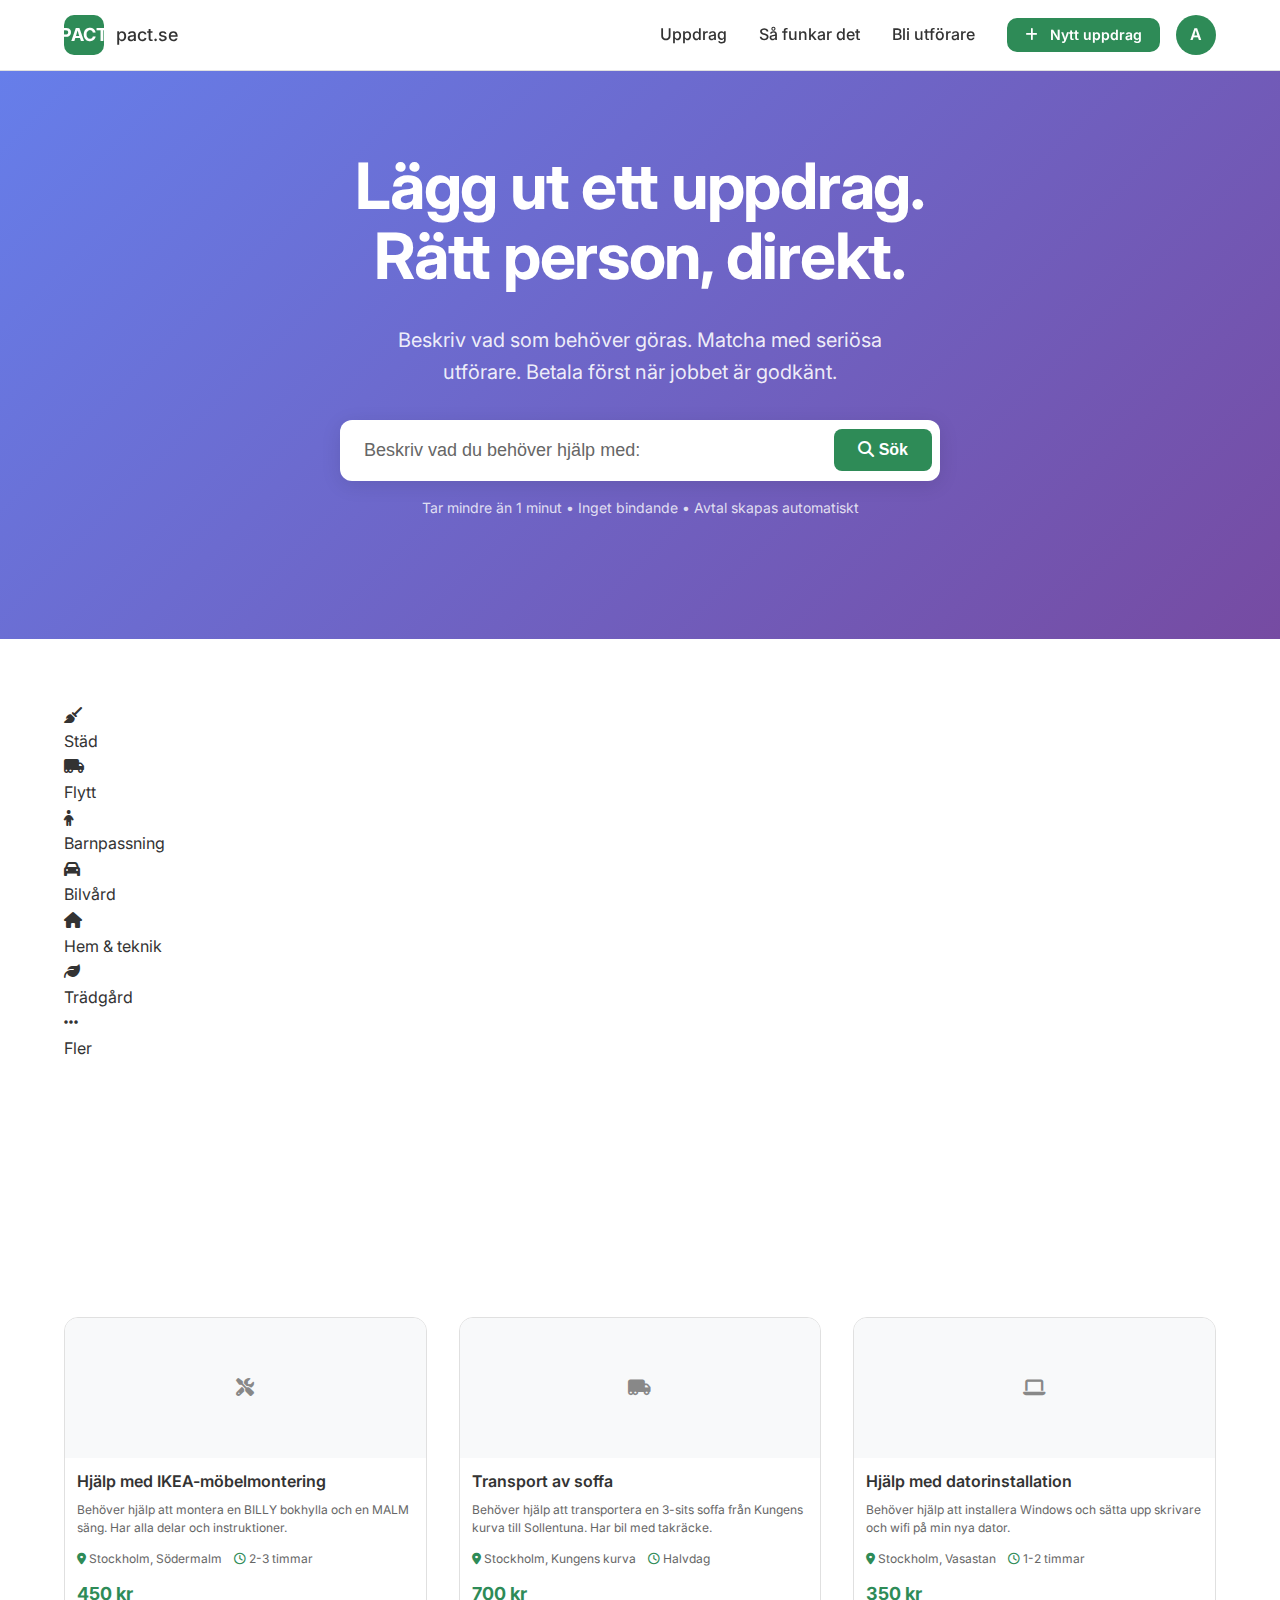
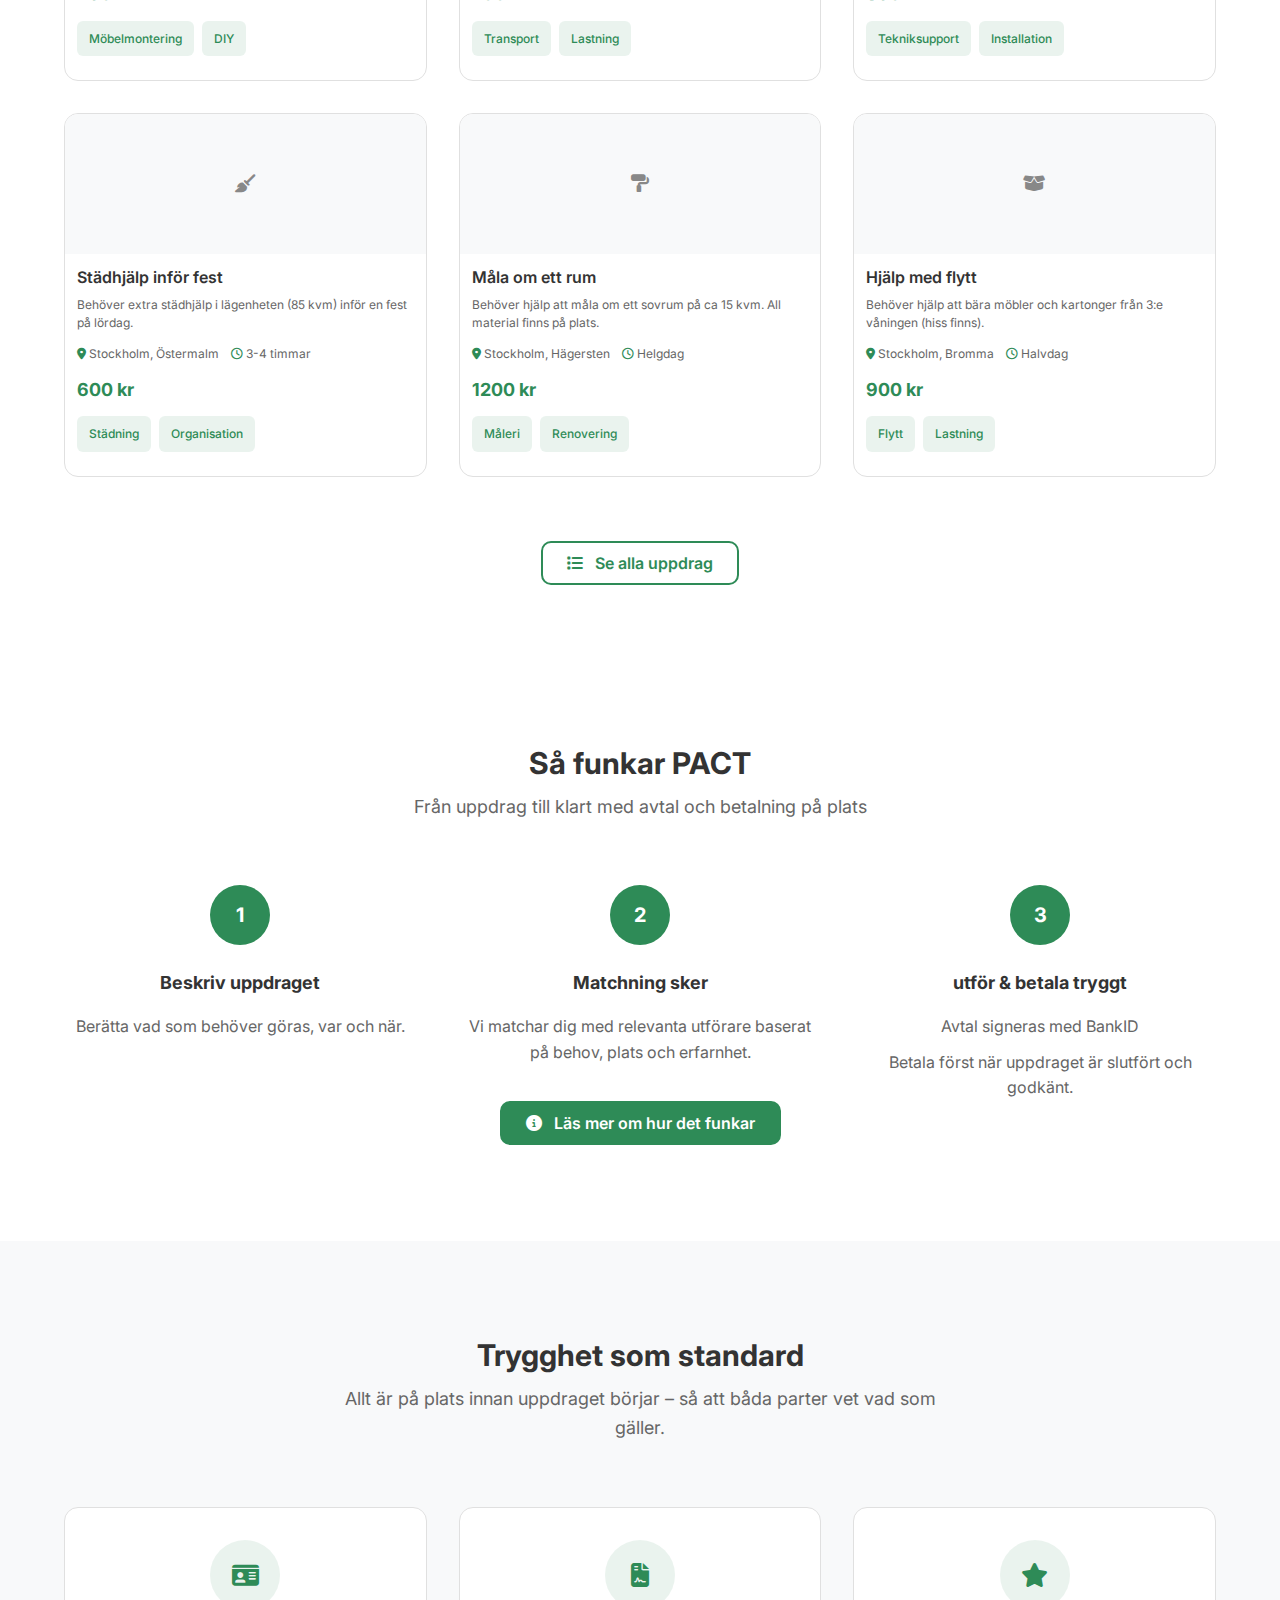
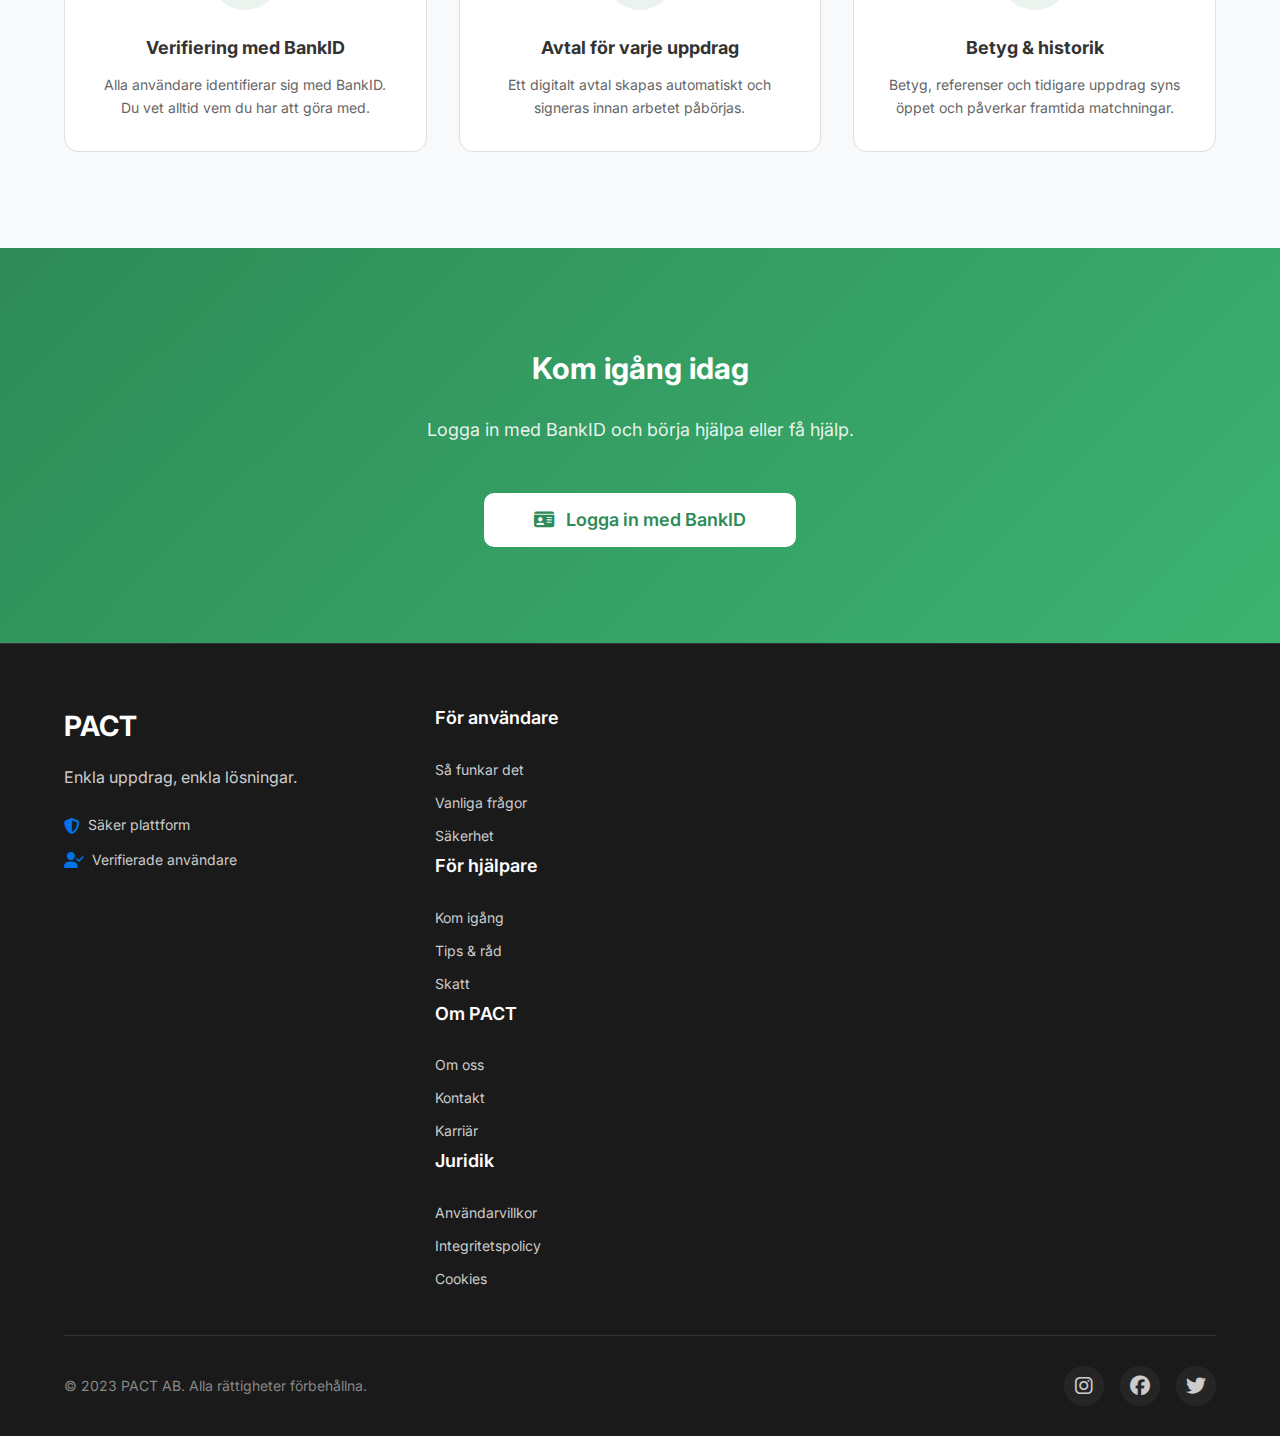
<file: index.html>
<!DOCTYPE html>
<html lang="sv">

<head>
    <meta charset="UTF-8">
    <meta name="viewport" content="width=device-width, initial-scale=1.0">
    <title>PACT | Enkla uppdrag i ditt närområde</title>

    <!-- CSS Files -->
    <link rel="stylesheet" href="styles/main.css">

    <!-- Fonts & Icons -->
    <link rel="preconnect" href="https://fonts.googleapis.com">
    <link rel="preconnect" href="https://fonts.gstatic.com" crossorigin>
    <link href="https://fonts.googleapis.com/css2?family=Inter:wght@300;400;500;600;700&display=swap" rel="stylesheet">
    <link rel="stylesheet" href="https://cdnjs.cloudflare.com/ajax/libs/font-awesome/6.4.0/css/all.min.css">

    <!-- Favicon -->
    <link rel="icon" type="image/svg+xml"
        href="data:image/svg+xml,<svg xmlns=%22http://www.w3.org/2000/svg%22 viewBox=%220 0 100 100%22><text y=%22.9em%22 font-size=%2290%22>🤝</text></svg>">
</head>

<body>
    <!-- Header -->
    <header class="header">
        <div class="container">
            <nav class="navbar">
                <!-- Navbar content will be dynamically generated -->
            </nav>
        </div>
    </header>

    <!-- Main Content -->
    <main class="main">
        <!-- Hero Section -->
        <section class="hero">
            <div class="container">
                <div class="hero-content">
                    <h1 class="hero-title">
                        Lägg ut ett uppdrag. <br>
                        Rätt person, direkt.
                    </h1>

                    <p class="hero-subtitle">
                        Beskriv vad som behöver göras.
                        Matcha med seriösa utförare.
                        Betala först när jobbet är godkänt.
                    </p>

                    <div class="hero-search">
                        <div class="search-container">
                            <input type="text" placeholder="Beskriv vad du behöver hjälp med:" class="search-input"
                                id="heroSearch">
                            <button class="search-button" id="searchBtn">
                                <i class="fas fa-search"></i> Sök
                            </button>
                        </div>
                        <p class="search-hint">
                            Tar mindre än 1 minut • Inget bindande • Avtal skapas automatiskt
                        </p>
                    </div>
                </div>
            </div>
        </section>


        <!-- Service Filters -->
        <section class="service-filters">
            <div class="container">
                <div class="filters-list" id="filtersList">
                    <!-- Filters loaded by JavaScript -->
                </div>
            </div>
        </section>

        <!-- Subcategories -->
        <section class="subcategories-section">
            <div class="container">
                <div class="subcategories-list" id="subcategoriesList">
                    <!-- Subcategories loaded by JavaScript -->
                </div>
            </div>
        </section>

        <!-- Job Listings -->
        <section class="job-listings" id="jobs">
            <div class="container">
                <div class="job-grid" id="jobGrid">
                    <!-- Jobs loaded by JavaScript -->
                </div>

                <div class="listings-footer">
                    <a href="tjanster.html" class="btn btn-outline">
                        <i class="fas fa-list"></i> Se alla uppdrag
                    </a>
                </div>
            </div>
        </section>


        <!-- Så funkar det -->
        <section class="how-it-works" id="how-it-works">
            <div class="container">
                <div class="section-header">
                    <h2 class="section-title">Så funkar PACT</h2>
                    <p class="section-subtitle">Från uppdrag till klart med avtal och betalning på plats</p>
                </div>

                <div class="steps">
                    <div class="step">
                        <div class="step-number">1</div>
                        <div class="step-content">
                            <h3>Beskriv uppdraget</h3>
                            <p>Berätta vad som behöver göras, var och när.</p>
                        </div>
                    </div>

                    <div class="step">
                        <div class="step-number">2</div>
                        <div class="step-content">
                            <h3>Matchning sker</h3>
                            <p>Vi matchar dig med relevanta utförare baserat på behov, plats och erfarnhet.</p>
                        </div>
                    </div>

                    <div class="step">
                        <div class="step-number">3</div>
                        <div class="step-content">
                            <h3>utför & betala tryggt</h3>
                            <p style="margin-bottom: 10px;">Avtal signeras med BankID</p>
                            <p>Betala först när uppdraget är slutfört och godkänt.</p>
                        </div>
                    </div>
                </div>

                <div style="text-align: center;">
                    <a href="sa-funkar-det.html" class="btn btn-primary btn-medium how-it-works-btn" id="howItWorksBtn">
                        <i class="fas fa-info-circle"></i> Läs mer om hur det funkar
                    </a>
                </div>
            </div>
        </section>

        <!-- Trygghet & kvalitet -->
        <section class="security-quality">
            <div class="container">
                <div class="section-header">
                    <h2 class="section-title">Trygghet som standard</h2>
                    <p class="section-subtitle">
                        Allt är på plats innan uppdraget börjar – så att båda parter vet vad som gäller.
                    </p>
                </div>

                <div class="quality-grid">
                    <div class="quality-card">
                        <div class="quality-icon">
                            <i class="fas fa-id-card"></i>
                        </div>
                        <h4>Verifiering med BankID</h4>
                        <p>
                            Alla användare identifierar sig med BankID.
                            Du vet alltid vem du har att göra med.
                        </p>
                    </div>

                    <div class="quality-card">
                        <div class="quality-icon">
                            <i class="fas fa-file-contract"></i>
                        </div>
                        <h4>Avtal för varje uppdrag</h4>
                        <p>
                            Ett digitalt avtal skapas automatiskt och signeras
                            innan arbetet påbörjas.
                        </p>
                    </div>

                    <div class="quality-card">
                        <div class="quality-icon">
                            <i class="fas fa-star"></i>
                        </div>
                        <h4>Betyg & historik</h4>
                        <p>
                            Betyg, referenser och tidigare uppdrag syns öppet
                            och påverkar framtida matchningar.
                        </p>
                    </div>
                </div>
            </div>
        </section>


        <!-- CTA: Logga in med BankID -->
        <section class="cta-bankid">
            <div class="container">
                <div class="cta-content">
                    <h2>Kom igång idag</h2>
                    <p>Logga in med BankID och börja hjälpa eller få hjälp.</p>
                    <button class="btn btn-primary btn-large" id="bankIdLoginBtn">
                        <i class="fas fa-id-card"></i> Logga in med BankID
                    </button>
                </div>
            </div>
        </section>
    </main>

    <!-- Footer -->
    <footer class="footer">
        <!-- Footer content will be dynamically generated -->
    </footer>

    <!-- Video Call Modal -->
    <div class="modal video-modal" id="videoModal">
        <div class="modal-content">
            <div class="modal-header">
                <h3>Videosamtal</h3>
                <button class="modal-close" id="closeVideoModal">
                    <i class="fas fa-times"></i>
                </button>
            </div>
            <div class="modal-body">
                <div class="video-container">
                    <div class="video-local">
                        <div class="video-placeholder">
                            <i class="fas fa-user"></i>
                        </div>
                        <div class="video-label">Du</div>
                    </div>
                    <div class="video-remote">
                        <div class="video-placeholder">
                            <i class="fas fa-user"></i>
                        </div>
                        <div class="video-label">Uppdragsgivare</div>
                    </div>
                </div>
                <div class="video-controls">
                    <button class="control-btn" id="toggleMic">
                        <i class="fas fa-microphone"></i>
                    </button>
                    <button class="control-btn" id="toggleVideo">
                        <i class="fas fa-video"></i>
                    </button>
                    <button class="control-btn end-call" id="endCall">
                        <i class="fas fa-phone-slash"></i>
                    </button>
                </div>
            </div>
        </div>
    </div>

    <!-- Job Detail Modal -->
    <div class="modal job-modal" id="jobModal">
        <div class="modal-content">
            <!-- Job details loaded by JavaScript -->
        </div>
    </div>

    <!-- Toast Notification -->
    <div class="toast" id="toast"></div>

    <!-- JavaScript Files -->
    <script type="module" src="scripts/app.js"></script>
</body>

</html>
</file>
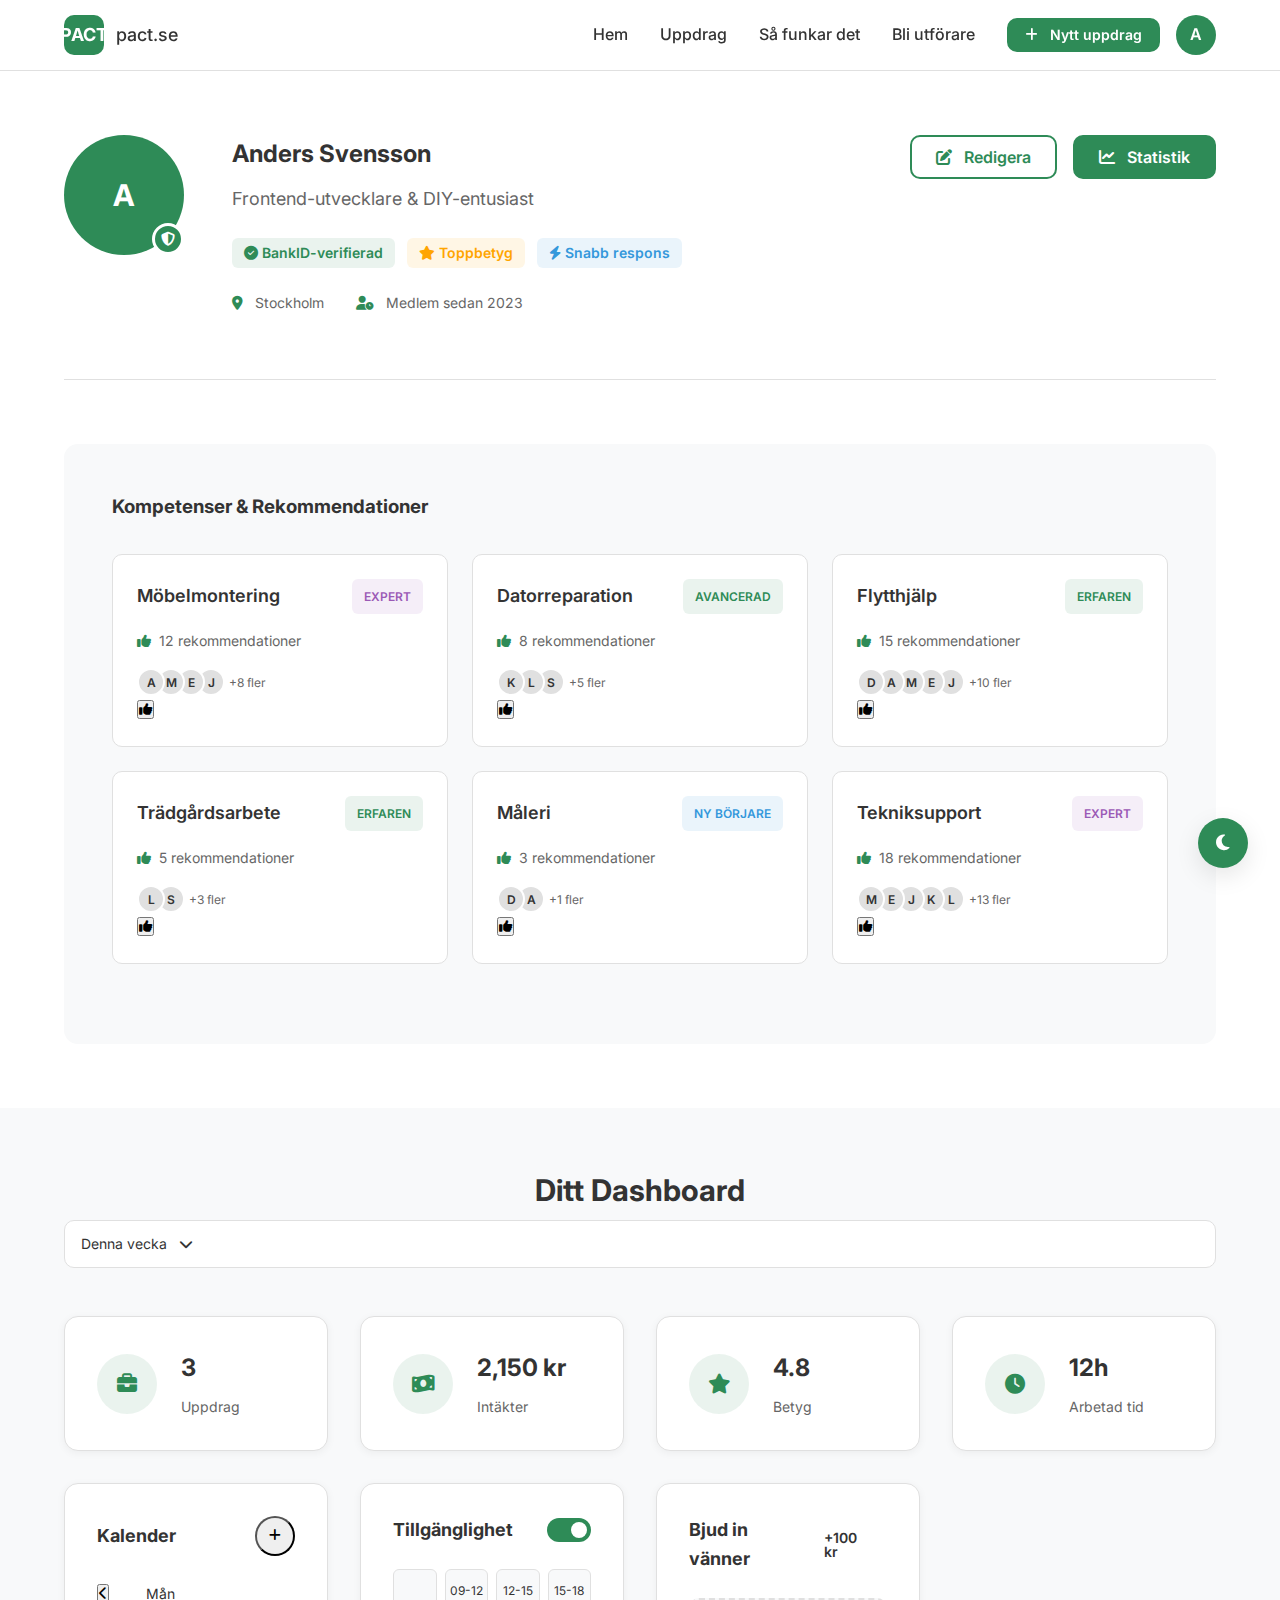
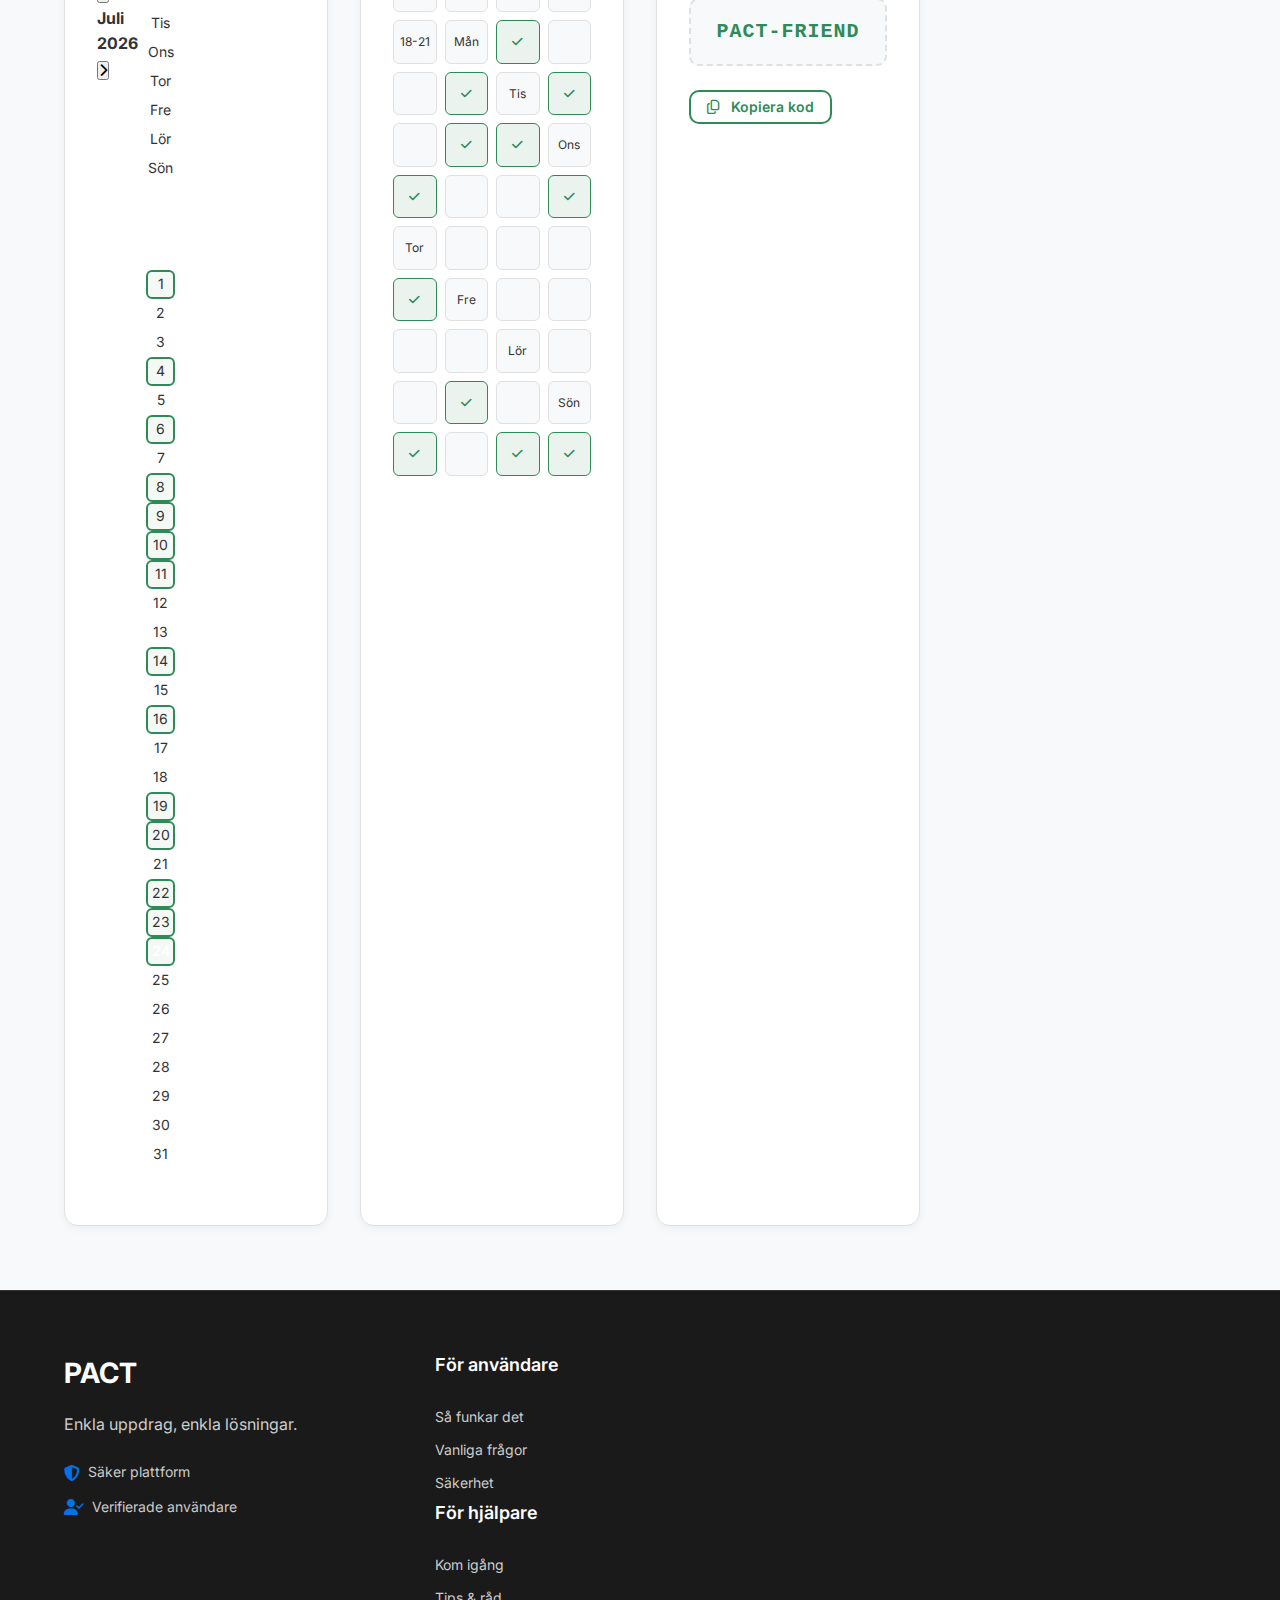
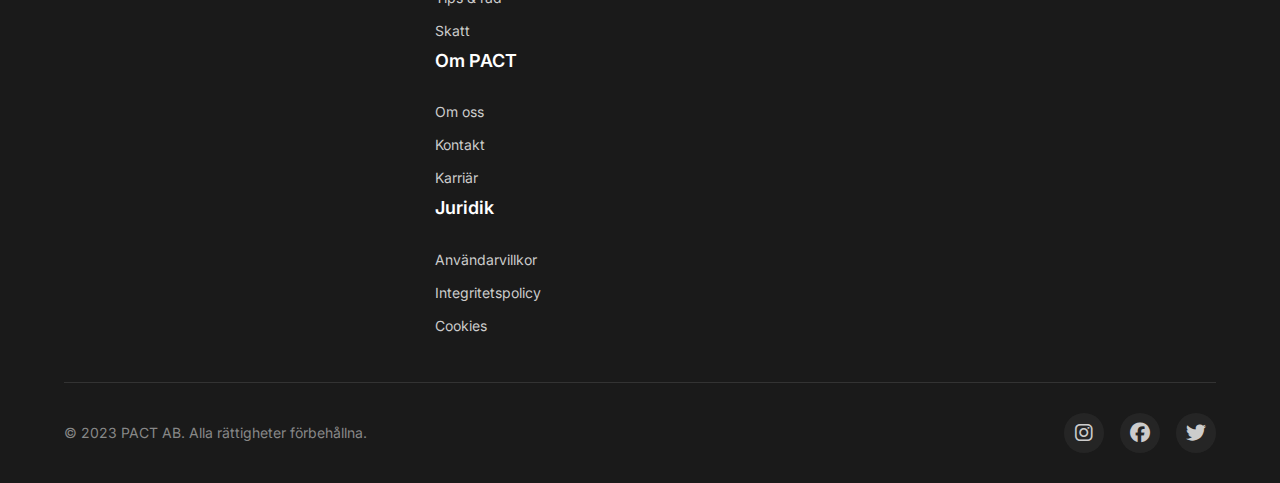
<file: profil.html>
<!DOCTYPE html>
<html lang="sv">
<head>
    <meta charset="UTF-8">
    <meta name="viewport" content="width=device-width, initial-scale=1.0">
    <title>PACT | Profil</title>

    <!-- CSS Files -->
    <link rel="stylesheet" href="styles/main.css">

    <!-- Fonts & Icons -->
    <link rel="preconnect" href="https://fonts.googleapis.com">
    <link rel="preconnect" href="https://fonts.gstatic.com" crossorigin>
    <link href="https://fonts.googleapis.com/css2?family=Inter:wght@300;400;500;600;700&display=swap" rel="stylesheet">
    <link rel="stylesheet" href="https://cdnjs.cloudflare.com/ajax/libs/font-awesome/6.4.0/css/all.min.css">

    <!-- Favicon -->
    <link rel="icon" type="image/svg+xml" href="data:image/svg+xml,<svg xmlns=%22http://www.w3.org/2000/svg%22 viewBox=%220 0 100 100%22><text y=%22.9em%22 font-size=%2290%22>🤝</text></svg>">
</head>
<body>
    <!-- Theme Toggle -->
    <button class="theme-toggle" id="themeToggle" aria-label="Toggle theme">
        <i class="fas fa-moon"></i>
    </button>

    <!-- Header -->
    <header class="header">
        <div class="container">
            <nav class="navbar">
                <!-- Navbar content will be dynamically generated -->
            </nav>
        </div>
    </header>

    <!-- Main Content -->
    <main class="main">
        <!-- Profile Section -->
        <section class="profile" id="profile">
            <div class="container">
                <div class="profile-header">
                    <div class="profile-info">
                        <div class="profile-avatar-large">
                            <span>A</span>
                            <div class="verified-badge">
                                <i class="fas fa-shield-alt"></i>
                            </div>
                        </div>
                        <div class="profile-details">
                            <h2>Anders Svensson</h2>
                            <p class="profile-title">Frontend-utvecklare & DIY-entusiast</p>

                            <div class="profile-badges">
                                <span class="badge badge-success">
                                    <i class="fas fa-check-circle"></i> BankID-verifierad
                                </span>
                                <span class="badge badge-warning">
                                    <i class="fas fa-star"></i> Toppbetyg
                                </span>
                                <span class="badge badge-info">
                                    <i class="fas fa-bolt"></i> Snabb respons
                                </span>
                            </div>

                            <div class="profile-meta">
                                <div class="meta-item">
                                    <i class="fas fa-map-marker-alt"></i>
                                    <span>Stockholm</span>
                                </div>
                                <div class="meta-item">
                                    <i class="fas fa-user-clock"></i>
                                    <span>Medlem sedan 2023</span>
                                </div>
                            </div>
                        </div>
                    </div>

                    <div class="profile-actions">
                        <button class="btn btn-outline" id="editProfileBtn">
                            <i class="fas fa-edit"></i> Redigera
                        </button>
                        <button class="btn btn-primary" id="viewStatsBtn">
                            <i class="fas fa-chart-line"></i> Statistik
                        </button>
                    </div>
                </div>

                <!-- Skills Section -->
                <div class="skills-section">
                    <h3>Kompetenser & Rekommendationer</h3>
                    <div class="skills-grid" id="skillsGrid">
                        <!-- Skills loaded by JavaScript -->
                    </div>
                </div>
            </div>
        </section>

        <!-- Dashboard -->
        <section class="dashboard" id="dashboard">
            <div class="container">
                <div class="section-header">
                    <h2 class="section-title">Ditt Dashboard</h2>
                    <div class="dashboard-period">
                        <span>Denna vecka</span>
                        <i class="fas fa-chevron-down"></i>
                    </div>
                </div>

                <div class="dashboard-grid">
                    <!-- Stats Cards -->
                    <div class="stat-card">
                        <div class="stat-icon">
                            <i class="fas fa-briefcase"></i>
                        </div>
                        <div class="stat-content">
                            <div class="stat-value" id="jobsCompleted">3</div>
                            <div class="stat-label">Uppdrag</div>
                        </div>
                    </div>

                    <div class="stat-card">
                        <div class="stat-icon">
                            <i class="fas fa-money-bill-wave"></i>
                        </div>
                        <div class="stat-content">
                            <div class="stat-value" id="totalEarnings">2,150 kr</div>
                            <div class="stat-label">Intäkter</div>
                        </div>
                    </div>

                    <div class="stat-card">
                        <div class="stat-icon">
                            <i class="fas fa-star"></i>
                        </div>
                        <div class="stat-content">
                            <div class="stat-value" id="averageRating">4.8</div>
                            <div class="stat-label">Betyg</div>
                        </div>
                    </div>

                    <div class="stat-card">
                        <div class="stat-icon">
                            <i class="fas fa-clock"></i>
                        </div>
                        <div class="stat-content">
                            <div class="stat-value" id="hoursWorked">12h</div>
                            <div class="stat-label">Arbetad tid</div>
                        </div>
                    </div>

                    <!-- Calendar Widget -->
                    <div class="dashboard-widget calendar-widget">
                        <div class="widget-header">
                            <h3>Kalender</h3>
                            <button class="btn-icon" id="addToCalendar">
                                <i class="fas fa-plus"></i>
                            </button>
                        </div>
                        <div class="mini-calendar" id="miniCalendar">
                            <!-- Calendar loaded by JavaScript -->
                        </div>
                    </div>

                    <!-- Availability Widget -->
                    <div class="dashboard-widget availability-widget">
                        <div class="widget-header">
                            <h3>Tillgänglighet</h3>
                            <label class="switch">
                                <input type="checkbox" id="availabilityToggle" checked>
                                <span class="slider"></span>
                            </label>
                        </div>
                        <div class="availability-slots" id="availabilitySlots">
                            <!-- Availability slots loaded by JavaScript -->
                        </div>
                    </div>

                    <!-- Referral Widget -->
                    <div class="dashboard-widget referral-widget">
                        <div class="widget-header">
                            <h3>Bjud in vänner</h3>
                            <span class="badge">+100 kr</span>
                        </div>
                        <div class="referral-code" id="referralCode">
                            PACT-FRIEND
                        </div>
                        <button class="btn btn-outline btn-small" id="copyReferralCode">
                            <i class="far fa-copy"></i> Kopiera kod
                        </button>
                    </div>
                </div>
            </div>
        </section>
    </main>

    <!-- Footer -->
    <footer class="footer">
        <!-- Footer content will be dynamically generated -->
    </footer>

    <!-- Toast Notification -->
    <div class="toast" id="toast"></div>

    <!-- JavaScript Files -->
    <script type="module" src="scripts/app.js"></script>
</body>
</html>
</file>
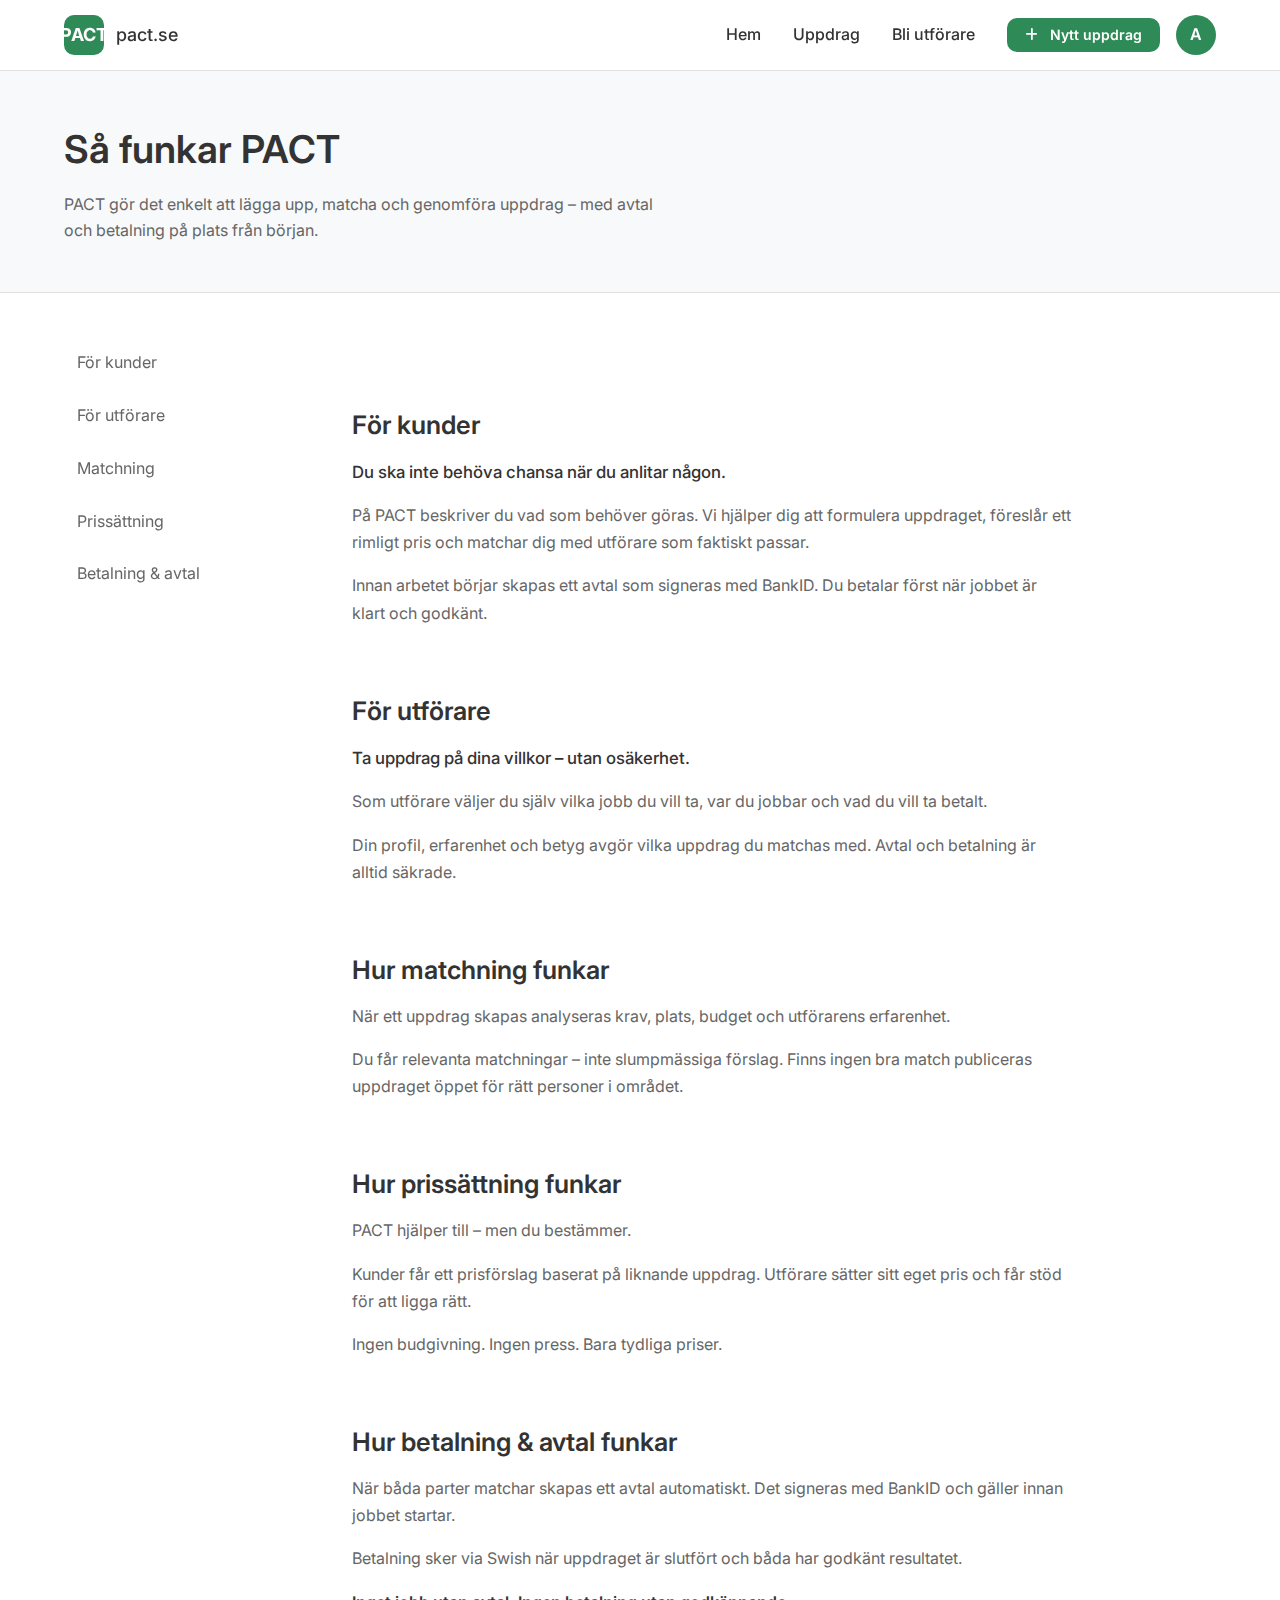
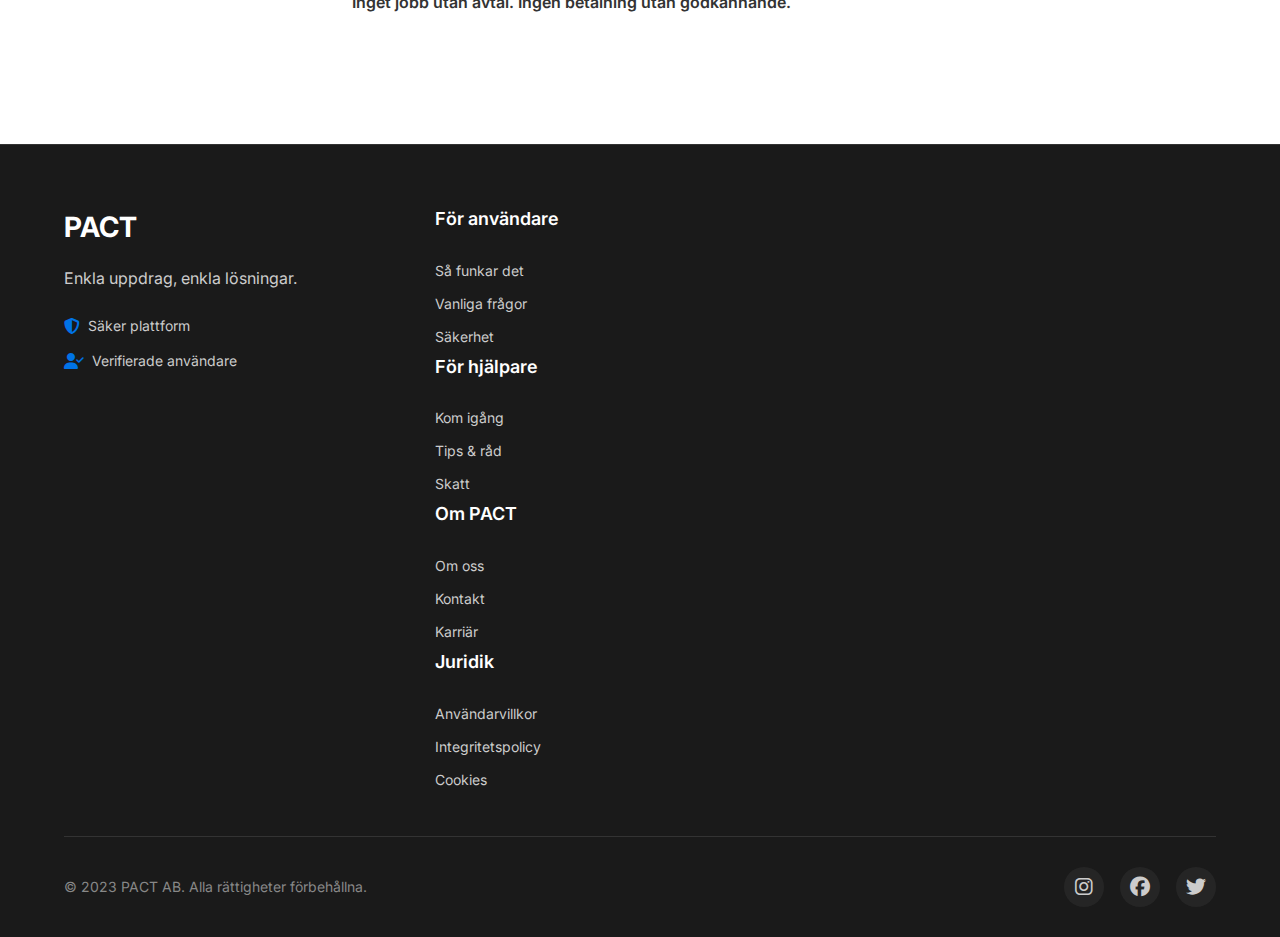
<file: sa-funkar-det.html>
<!DOCTYPE html>
<html lang="sv">

<head>
  <meta charset="UTF-8" />
  <meta name="viewport" content="width=device-width, initial-scale=1.0" />
  <title>Så funkar det | PACT</title>

  <link rel="stylesheet" href="styles/main.css" />
  <link rel="stylesheet" href="styles/components/sa-funkar-det.css" />

  <link rel="preconnect" href="https://fonts.googleapis.com">
  <link rel="preconnect" href="https://fonts.gstatic.com" crossorigin>
  <link href="https://fonts.googleapis.com/css2?family=Inter:wght@400;500;600&display=swap" rel="stylesheet">
  <link rel="stylesheet" href="https://cdnjs.cloudflare.com/ajax/libs/font-awesome/6.4.0/css/all.min.css">
</head>

<body>

  <header class="header">
    <div class="container">
      <nav class="navbar">
        <!-- din navbar -->
      </nav>
    </div>
  </header>

  <main class="main">

    <!-- Header -->
    <section class="page-header">
      <div class="container">
        <h1>Så funkar PACT</h1>
        <p>
          PACT gör det enkelt att lägga upp, matcha och genomföra uppdrag –
          med avtal och betalning på plats från början.
        </p>
      </div>
    </section>

    <div class="container content-layout">

      <!-- Sidebar -->
      <aside class="sidebar">
        <nav>
          <a href="#kund">För kunder</a>
          <a href="#utforare">För utförare</a>
          <a href="#matchning">Matchning</a>
          <a href="#pris">Prissättning</a>
          <a href="#betalning">Betalning & avtal</a>
        </nav>
      </aside>

      <!-- Content -->
      <section class="content">

        <article id="kund" class="block">
          <h2>För kunder</h2>
          <p class="lead">
            Du ska inte behöva chansa när du anlitar någon.
          </p>
          <p>
            På PACT beskriver du vad som behöver göras.
            Vi hjälper dig att formulera uppdraget, föreslår ett rimligt pris
            och matchar dig med utförare som faktiskt passar.
          </p>
          <p>
            Innan arbetet börjar skapas ett avtal som signeras med BankID.
            Du betalar först när jobbet är klart och godkänt.
          </p>
        </article>

        <article id="utforare" class="block">
          <h2>För utförare</h2>
          <p class="lead">
            Ta uppdrag på dina villkor – utan osäkerhet.
          </p>
          <p>
            Som utförare väljer du själv vilka jobb du vill ta,
            var du jobbar och vad du vill ta betalt.
          </p>
          <p>
            Din profil, erfarenhet och betyg avgör vilka uppdrag du matchas med.
            Avtal och betalning är alltid säkrade.
          </p>
        </article>

        <article id="matchning" class="block">
          <h2>Hur matchning funkar</h2>
          <p>
            När ett uppdrag skapas analyseras krav, plats, budget och utförarens
            erfarenhet.
          </p>
          <p>
            Du får relevanta matchningar – inte slumpmässiga förslag.
            Finns ingen bra match publiceras uppdraget öppet
            för rätt personer i området.
          </p>
        </article>

        <article id="pris" class="block">
          <h2>Hur prissättning funkar</h2>
          <p>
            PACT hjälper till – men du bestämmer.
          </p>
          <p>
            Kunder får ett prisförslag baserat på liknande uppdrag.
            Utförare sätter sitt eget pris och får stöd för att ligga rätt.
          </p>
          <p>
            Ingen budgivning. Ingen press. Bara tydliga priser.
          </p>
        </article>

        <article id="betalning" class="block">
          <h2>Hur betalning & avtal funkar</h2>
          <p>
            När båda parter matchar skapas ett avtal automatiskt.
            Det signeras med BankID och gäller innan jobbet startar.
          </p>
          <p>
            Betalning sker via Swish när uppdraget är slutfört
            och båda har godkänt resultatet.
          </p>
          <p class="strong">
            Inget jobb utan avtal.
            Ingen betalning utan godkännande.
          </p>
        </article>

      </section>
    </div>

  </main>

  <footer class="footer">
    <!-- din footer -->
  </footer>

  <script type="module" src="scripts/app.js"></script>
</body>

</html>
</file>
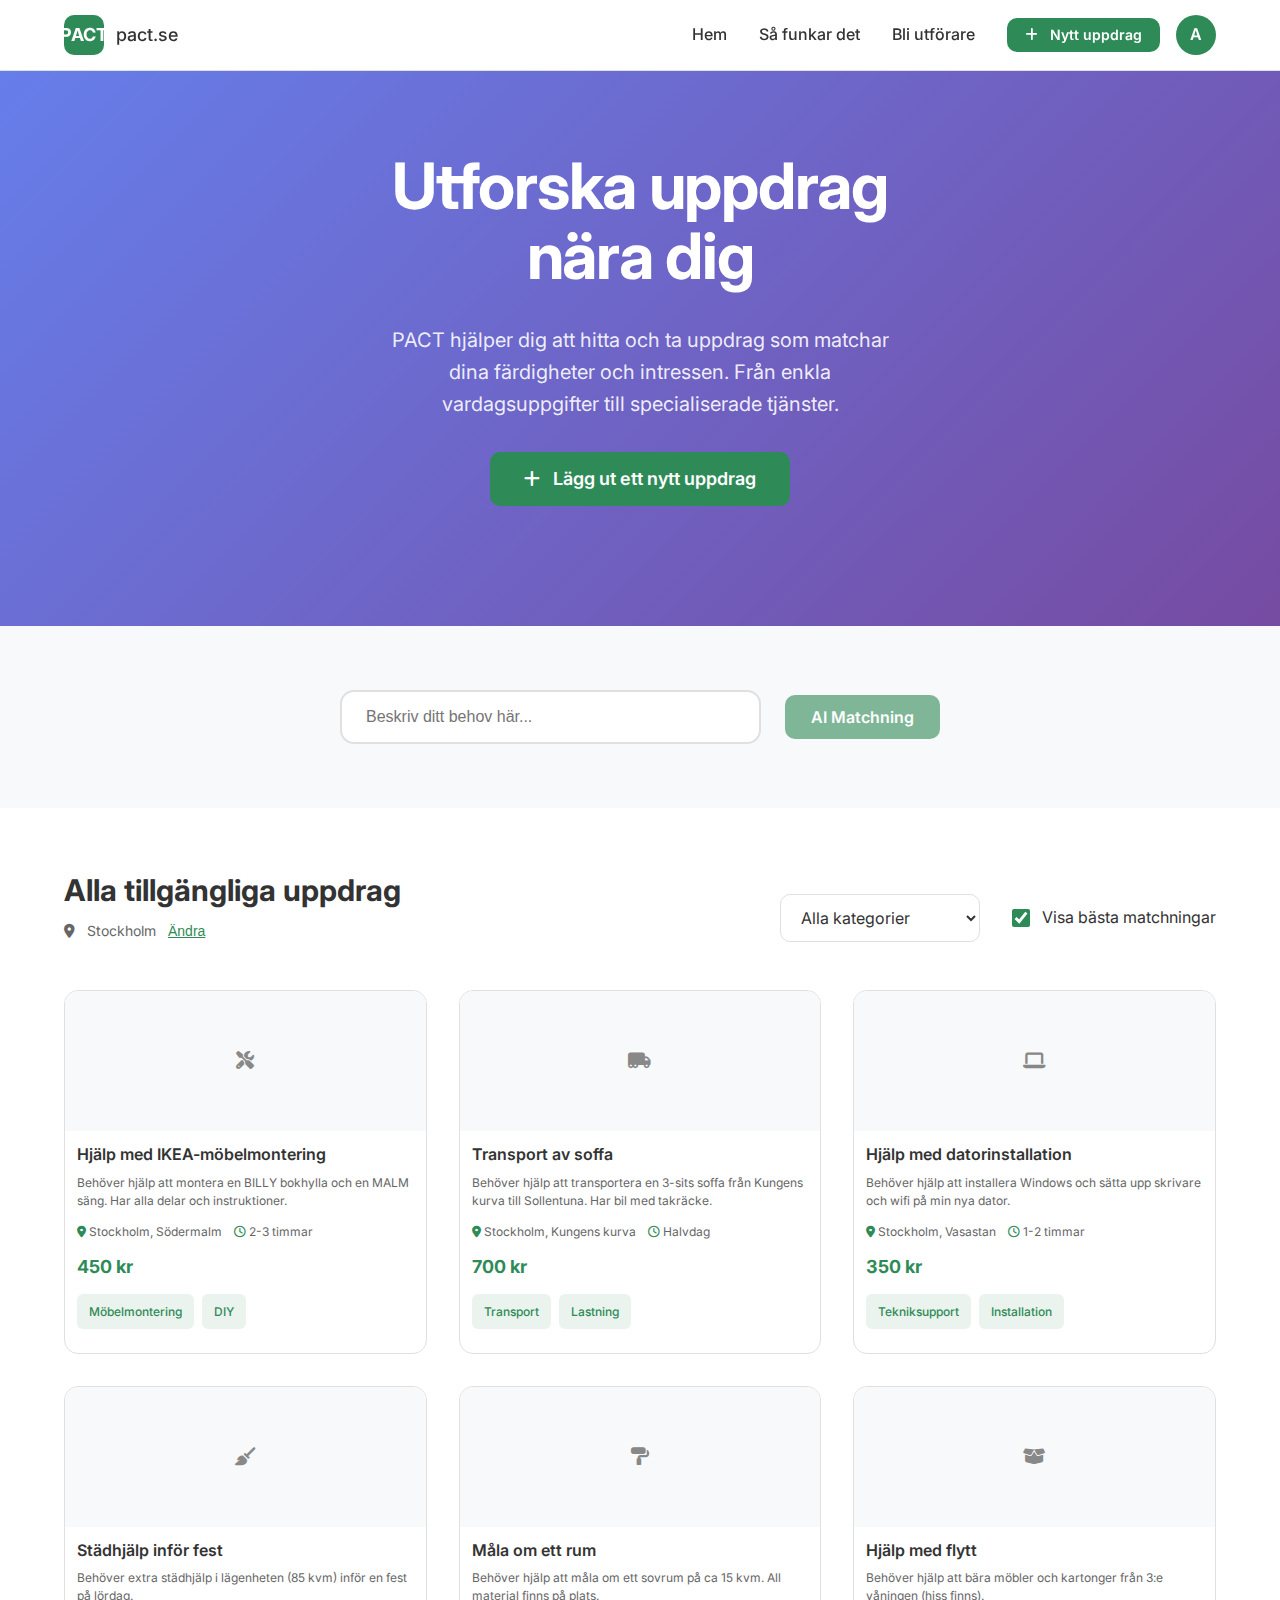
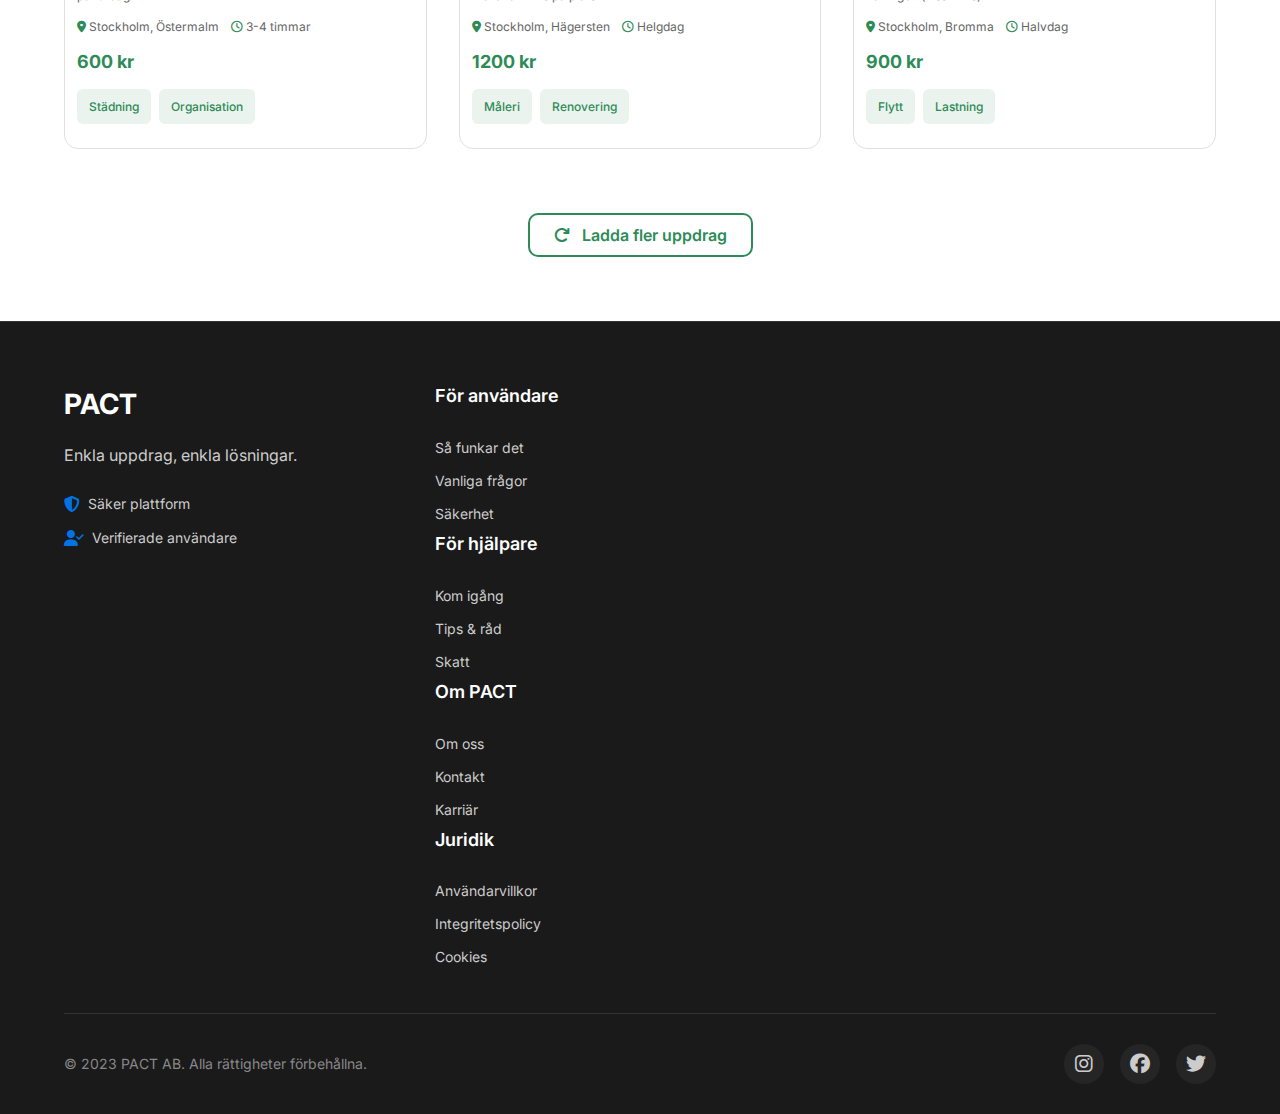
<file: tjanster.html>
<!DOCTYPE html>
<html lang="sv">

<head>
    <meta charset="UTF-8">
    <meta name="viewport" content="width=device-width, initial-scale=1.0">
    <title>Alla uppdrag | PACT</title>

    <!-- CSS Files -->
    <link rel="stylesheet" href="styles/main.css">
    <link rel="stylesheet" href="styles/components/job-grid.css">

    <!-- Fonts & Icons -->
    <link rel="preconnect" href="https://fonts.googleapis.com">
    <link rel="preconnect" href="https://fonts.gstatic.com" crossorigin>
    <link href="https://fonts.googleapis.com/css2?family=Inter:wght@300;400;500;600;700&display=swap" rel="stylesheet">
    <link rel="stylesheet" href="https://cdnjs.cloudflare.com/ajax/libs/font-awesome/6.4.0/css/all.min.css">

    <!-- Favicon -->
    <link rel="icon" type="image/svg+xml"
        href="data:image/svg+xml,<svg xmlns=%22http://www.w3.org/2000/svg%22 viewBox=%220 0 100 100%22><text y=%22.9em%22 font-size=%2290%22>🤝</text></svg>">
</head>

<body>
    <!-- Header -->
    <header class="header">
        <div class="container">
            <nav class="navbar">
                <!-- Navbar content loaded dynamically -->
            </nav>
        </div>
    </header>

    <!-- Main Content -->
    <main class="main">

        <!-- Hero Section -->
        <section class="hero">
            <div class="container">
                <div class="hero-content">
                    <h1 class="hero-title">Utforska uppdrag nära dig</h1>
                    <p class="hero-subtitle">PACT hjälper dig att hitta och ta uppdrag som matchar dina färdigheter och
                        intressen. Från enkla vardagsuppgifter till specialiserade tjänster.</p>
                    <button class="btn btn-primary btn-large" id="postJobBtn">
                        <i class="fas fa-plus"></i> Lägg ut ett nytt uppdrag
                    </button>
                </div>
            </div>
        </section>

        <!-- Filter & AI Teaser -->
        <section class="ai-input">
            <div class="container">
                <div class="input-teaser">
                    <input type="text" readonly placeholder="Beskriv ditt behov här..." class="ai-input-field">
                    <button class="btn btn-primary" disabled>AI Matchning</button>
                </div>
            </div>
        </section>

        <!-- Job Listings -->
        <section class="job-listings">
            <div class="container">

                <div class="listings-header">
                    <div>
                        <h2 class="section-title">Alla tillgängliga uppdrag</h2>
                        <p class="location-info">
                            <i class="fas fa-map-marker-alt"></i>
                            <span id="currentLocation">Stockholm</span>
                            <button class="location-change" id="changeLocation">Ändra</button>
                        </p>
                    </div>

                    <div class="listings-filters">
                        <select class="filter-select" id="categoryFilter">
                            <option value="all">Alla kategorier</option>
                            <option value="assembly">Montering</option>
                            <option value="moving">Flytt & Transport</option>
                            <option value="tech">Teknikhjälp</option>
                            <option value="cleaning">Städning</option>
                        </select>

                        <label class="matching-toggle">
                            <input type="checkbox" id="showMatchesOnly" checked>
                            <span>Visa bästa matchningar</span>
                        </label>
                    </div>
                </div>

                <div class="job-grid" id="jobGrid">
                    <!-- Job cards loaded dynamically -->
                </div>

                <div class="listings-footer">
                    <button class="btn btn-outline" id="loadMoreJobs">
                        <i class="fas fa-redo"></i> Ladda fler uppdrag
                    </button>
                </div>

            </div>
        </section>
    </main>

    <!-- Footer -->
    <footer class="footer">
        <!-- Footer content will be dynamically generated -->
    </footer>

    <!-- Job Detail Modal -->
    <div class="modal job-modal" id="jobModal">
        <div class="modal-content">
            <!-- Job details loaded dynamically -->
        </div>
    </div>

    <!-- Toast Notification -->
    <div class="toast" id="toast"></div>

    <!-- JS -->
    <script type="module" src="scripts/app.js"></script>
</body>

</html>
</file>
<file: styles/components/sa-funkar-det.css>
.page-header {
  padding: 3rem 0;
  border-bottom: 1px solid var(--color-border);
  background: var(--color-bg-light);
}

.page-header h1 {
  font-size: 2.4rem;
  font-weight: 600;
  margin-bottom: 0.75rem;
}

.page-header p {
  max-width: 620px;
  color: var(--color-text-light);
}

.content-layout {
  display: grid;
  grid-template-columns: 240px 1fr;
  gap: 3rem;
  margin-top: 3rem;
}

/* Sidebar */
.sidebar nav {
  position: sticky;
  top: 5rem;
  display: flex;
  flex-direction: column;
  gap: 0.5rem;
}

.sidebar a {
  padding: 0.6rem 0.8rem;
  border-radius: 6px;
  color: var(--color-text-light);
  text-decoration: none;
}

.sidebar a:hover {
  background: var(--color-primary);
  color: #fff;
}

/* Content blocks */
.block {
  max-width: 720px;
  margin-bottom: 4rem;
}

.block h2 {
  font-size: 1.6rem;
  font-weight: 600;
  margin-bottom: 0.75rem;
}

.block p {
  line-height: 1.7;
  color: var(--color-text-light);
  margin-bottom: 1rem;
}

.block .lead {
  font-size: 1.05rem;
  font-weight: 500;
  color: var(--color-text);
}

.block .strong {
  font-weight: 600;
  color: var(--color-text);
}

/* Responsive */
@media (max-width: 900px) {
  .content-layout {
    grid-template-columns: 1fr;
  }

  .sidebar nav {
    position: static;
    flex-direction: row;
    flex-wrap: wrap;
  }
}
</file>
<file: styles/components/job-grid.css>
/* ===== JOB GRID ===== */
.job-listings {
  background-color: var(--color-bg);
}

.listings-header {
  display: flex;
  justify-content: space-between;
  align-items: flex-end;
  margin-bottom: var(--spacing-2xl);
  flex-wrap: wrap;
  gap: var(--spacing-lg);
}

.location-info {
  display: flex;
  align-items: center;
  gap: var(--spacing-sm);
  color: var(--color-text-light);
  font-size: var(--font-size-sm);
  margin-top: var(--spacing-sm);
}

.location-change {
  background: none;
  border: none;
  color: var(--color-primary);
  font-size: var(--font-size-sm);
  cursor: pointer;
  text-decoration: underline;
  padding: 0;
}

.location-change:hover {
  color: var(--color-primary-light);
}

.listings-filters {
  display: flex;
  align-items: center;
  gap: var(--spacing-xl);
}

.filter-select {
  padding: var(--spacing-sm) var(--spacing-md);
  border: 1px solid var(--color-border);
  border-radius: var(--radius-md);
  font-family: var(--font-family);
  font-size: var(--font-size-base);
  background-color: var(--color-bg);
  color: var(--color-text);
  min-width: 200px;
}

.matching-toggle {
  display: flex;
  align-items: center;
  gap: var(--spacing-sm);
}

.matching-toggle label {
  display: flex;
  align-items: center;
  gap: var(--spacing-sm);
  cursor: pointer;
  font-size: var(--font-size-sm);
  color: var(--color-text);
}

.matching-toggle input[type="checkbox"] {
  width: 18px;
  height: 18px;
  accent-color: var(--color-primary);
}

/* Job grid */
.job-grid {
  display: grid;
  grid-template-columns: repeat(auto-fill, minmax(320px, 1fr));
  gap: var(--spacing-xl);
  margin-bottom: var(--spacing-3xl);
}

.job-card {
  background-color: var(--color-bg);
  border-radius: var(--radius-lg);
  border: 1px solid var(--color-border);
  overflow: hidden;
  transition: all var(--transition-normal);
  cursor: pointer;
  position: relative;
}

.job-card:hover {
  transform: translateY(-5px);
  box-shadow: var(--shadow-lg);
  border-color: var(--color-primary-light);
}

.job-match {
  position: absolute;
  top: var(--spacing-md);
  right: var(--spacing-md);
  background-color: var(--color-primary);
  color: var(--color-white);
  padding: var(--spacing-xs) var(--spacing-sm);
  border-radius: var(--radius-sm);
  font-size: var(--font-size-sm);
  font-weight: 600;
  z-index: 1;
}

.job-image {
  height: 140px;
  background-color: var(--color-bg-light);
  display: flex;
  align-items: center;
  justify-content: center;
  color: var(--color-text-lighter);
  font-size: var(--font-size-lg);
  overflow: hidden;
}

.job-content {
  padding: var(--spacing-sm);
}

.job-title {
  font-size: var(--font-size-base);
  font-weight: 600;
  margin-bottom: var(--spacing-xs);
  color: var(--color-text);
  line-height: 1.4;
}

.job-description {
  color: var(--color-text-light);
  margin-bottom: var(--spacing-sm);
  font-size: var(--font-size-xs);
  line-height: 1.5;
  display: -webkit-box;
  -webkit-line-clamp: 2;
  -webkit-box-orient: vertical;
  overflow: hidden;
}

.job-meta {
  display: flex;
  align-items: center;
  gap: var(--spacing-sm);
  margin-bottom: var(--spacing-sm);
  color: var(--color-text-light);
  font-size: var(--font-size-xs);
}

.job-meta i {
  color: var(--color-primary);
}

.job-price {
  font-size: var(--font-size-lg);
  font-weight: 700;
  color: var(--color-primary);
  margin-bottom: var(--spacing-sm);
}

.job-tags {
  display: flex;
  flex-wrap: wrap;
  gap: var(--spacing-xs);
  margin-bottom: var(--spacing-sm);
}

.job-tag {
  background-color: rgba(46, 139, 87, 0.1);
  color: var(--color-primary);
  padding: var(--spacing-xs) var(--spacing-sm);
  border-radius: var(--radius-sm);
  font-size: var(--font-size-xs);
  font-weight: 500;
}

.job-footer {
  display: flex;
  justify-content: space-between;
  align-items: center;
  padding-top: var(--spacing-sm);
  border-top: 1px solid var(--color-border);
}

.job-author {
  display: flex;
  align-items: center;
  gap: var(--spacing-sm);
}

.author-avatar {
  width: 32px;
  height: 32px;
  border-radius: var(--radius-round);
  background-color: var(--color-primary);
  color: var(--color-white);
  display: flex;
  align-items: center;
  justify-content: center;
  font-size: var(--font-size-sm);
  font-weight: 600;
}

.author-name {
  font-size: var(--font-size-sm);
  font-weight: 500;
}

.listings-footer {
  text-align: center;
}
</file>
<file: styles/main.css>
/* ===== MAIN STYLESHEET ===== */
/* Imports all component styles */

/* Reset & Base */
@import "layout/reset.css";

/* Variables & Theming */
/* Light theme variables are defined in reset.css */

/* Layout */
@import "layout/grid.css";
@import "layout/spacing.css";
@import "layout/typography.css";

/* Utilities */
@import "utilities/buttons.css";
@import "utilities/cards.css";
@import "utilities/forms.css";

/* Components */
@import "components/header.css";
@import "components/hero.css";
@import "components/categories.css";
@import "components/job-grid.css";
@import "components/dashboard.css";
@import "components/profile.css";
@import "components/agreement.css";
@import "components/community.css";
@import "components/footer.css";
@import "components/modals.css";
@import "components/new-sections.css";

/* Responsive */
@import "layout/responsive.css";
</file>
